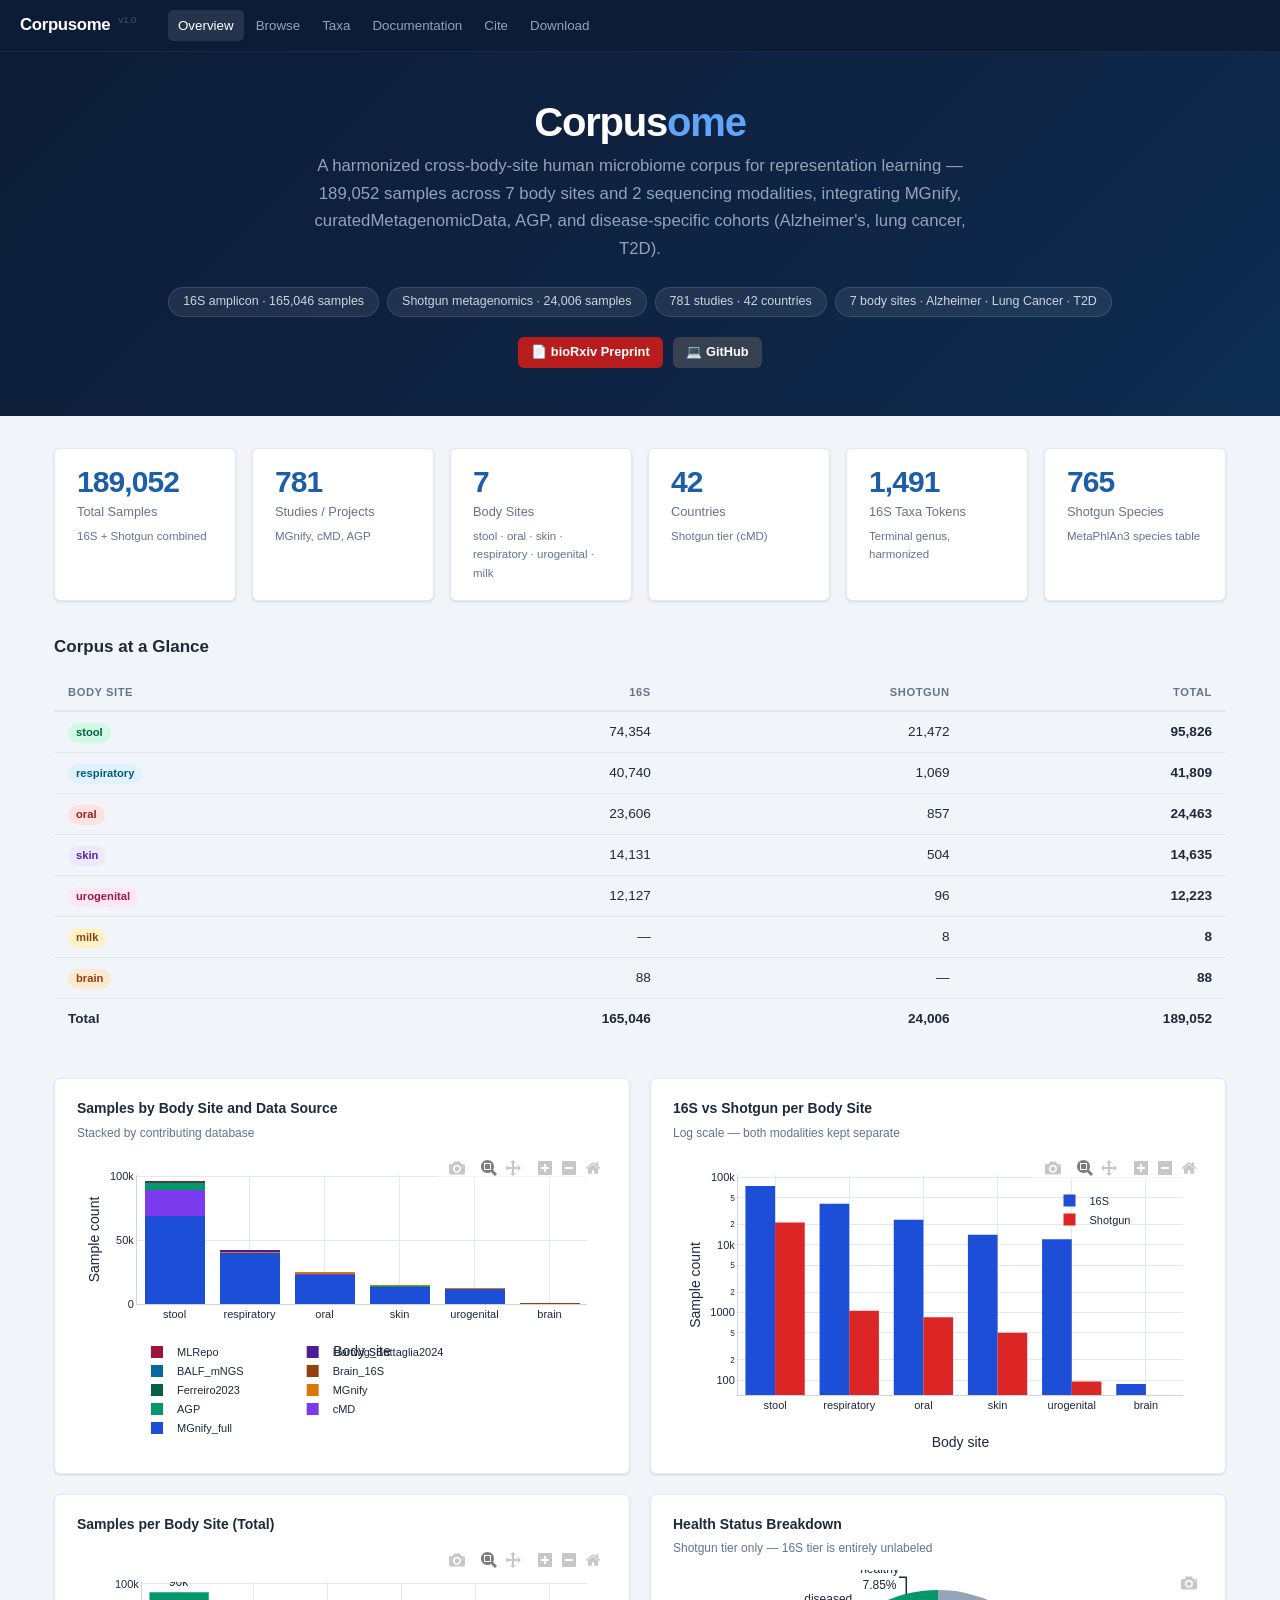
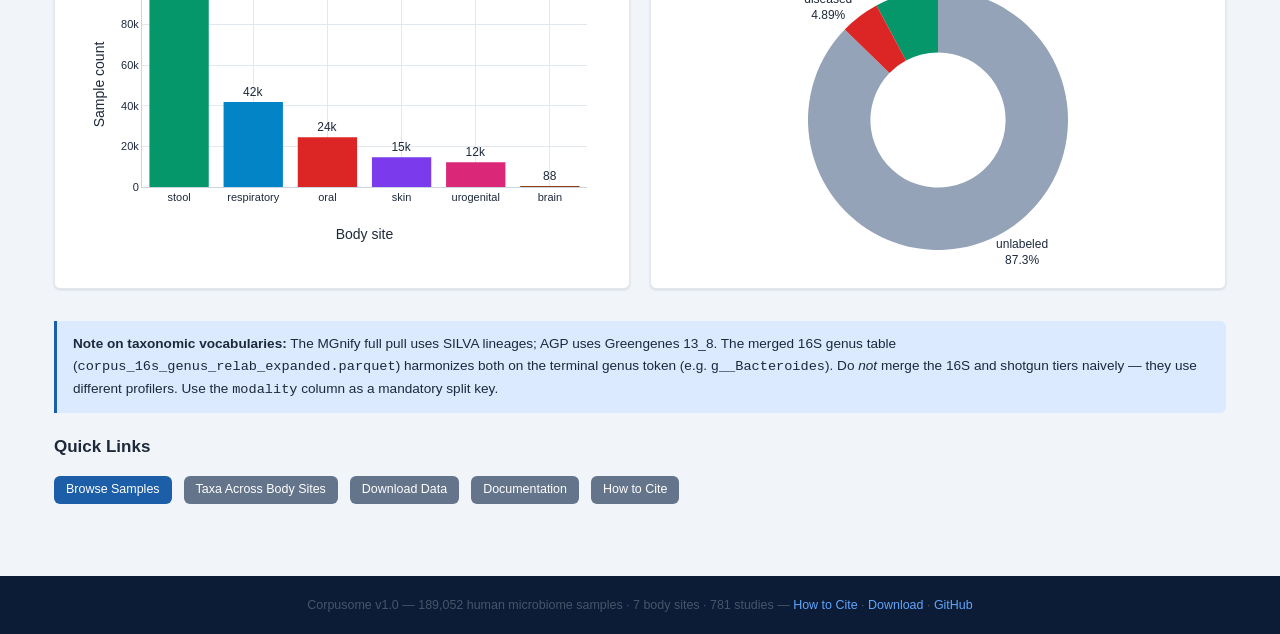
<file: docs/index.html>
<!DOCTYPE html>
<html lang="en">
<head>
  <meta charset="UTF-8">
  <meta name="viewport" content="width=device-width, initial-scale=1.0">
  <title>Corpusome — Cross-Body-Site Human Microbiome Corpus</title>
  <link rel="icon" href="data:image/svg+xml,<svg xmlns='http://www.w3.org/2000/svg' viewBox='0 0 100 100'><text y='.9em' font-size='90'>🧬</text></svg>">
  <link rel="stylesheet" href="css/style.css">
</head>
<body>

<main class="main">

  <!-- Hero -->
  <div class="hero">
    <div class="hero-title">Corpus<span class="accent">ome</span></div>
    <p class="hero-subtitle">
      A harmonized cross-body-site human microbiome corpus for representation learning —
      <span id="hero-samples">—</span> samples across <span id="hero-sites">—</span> body sites
      and <span id="hero-mods">—</span> sequencing modalities, integrating
      MGnify, curatedMetagenomicData, AGP, and disease-specific cohorts (Alzheimer's, lung cancer, T2D).
    </p>
    <div class="hero-chips">
      <span class="hero-chip">16S amplicon · <span id="hero-16s">—</span> samples</span>
      <span class="hero-chip">Shotgun metagenomics · <span id="hero-shg">—</span> samples</span>
      <span class="hero-chip"><span id="hero-studies">—</span> studies · <span id="hero-countries">—</span> countries</span>
      <span class="hero-chip"><span id="hero-sites2">—</span> body sites · Alzheimer · Lung Cancer · T2D</span>
    </div>
    <div style="margin-top:1.25rem;display:flex;flex-wrap:wrap;gap:0.6rem;justify-content:center">
      <a href="https://doi.org/10.64898/2026.08.28.747922" target="_blank" rel="noopener"
         style="display:inline-flex;align-items:center;gap:0.4rem;padding:0.35rem 0.85rem;background:#b91c1c;color:#fff;border-radius:6px;font-size:0.8rem;font-weight:600;text-decoration:none">
        &#128196; bioRxiv Preprint
      </a>
      <a href="https://github.com/xuan13hao/Corpusome" target="_blank" rel="noopener"
         style="display:inline-flex;align-items:center;gap:0.4rem;padding:0.35rem 0.85rem;background:#374151;color:#fff;border-radius:6px;font-size:0.8rem;font-weight:600;text-decoration:none">
        &#128187; GitHub
      </a>
    </div>
  </div>

  <div class="container">

    <!-- Stat cards -->
    <div class="stats-grid">
      <div class="stat-card">
        <div class="stat-value" id="stat-samples">—</div>
        <div class="stat-label">Total Samples</div>
        <div class="stat-sub">16S + Shotgun combined</div>
      </div>
      <div class="stat-card">
        <div class="stat-value" id="stat-studies">—</div>
        <div class="stat-label">Studies / Projects</div>
        <div class="stat-sub">MGnify, cMD, AGP</div>
      </div>
      <div class="stat-card">
        <div class="stat-value" id="stat-sites">—</div>
        <div class="stat-label">Body Sites</div>
        <div class="stat-sub">stool · oral · skin · respiratory · urogenital · milk</div>
      </div>
      <div class="stat-card">
        <div class="stat-value" id="stat-countries">—</div>
        <div class="stat-label">Countries</div>
        <div class="stat-sub">Shotgun tier (cMD)</div>
      </div>
      <div class="stat-card">
        <div class="stat-value" id="stat-taxa-16s">—</div>
        <div class="stat-label">16S Taxa Tokens</div>
        <div class="stat-sub">Terminal genus, harmonized</div>
      </div>
      <div class="stat-card">
        <div class="stat-value" id="stat-taxa-shg">—</div>
        <div class="stat-label">Shotgun Species</div>
        <div class="stat-sub">MetaPhlAn3 species table</div>
      </div>
    </div>

    <!-- Summary table -->
    <div class="section">
      <div class="section-title">Corpus at a Glance</div>
      <div style="overflow-x:auto">
        <table class="schema-table" style="margin-bottom:0">
          <thead>
            <tr>
              <th>Body site</th>
              <th style="text-align:right">16S</th>
              <th style="text-align:right">Shotgun</th>
              <th style="text-align:right">Total</th>
            </tr>
          </thead>
          <tbody id="glance-tbody"></tbody>
        </table>
      </div>
    </div>

    <!-- Charts -->
    <div class="charts-grid">
      <div class="chart-card">
        <div class="chart-title">Samples by Body Site and Data Source</div>
        <p class="chart-subtitle">Stacked by contributing database</p>
        <div class="chart-box" id="chart-site-src"></div>
      </div>
      <div class="chart-card">
        <div class="chart-title">16S vs Shotgun per Body Site</div>
        <p class="chart-subtitle">Log scale — both modalities kept separate</p>
        <div class="chart-box" id="chart-modality"></div>
      </div>
      <div class="chart-card">
        <div class="chart-title">Samples per Body Site (Total)</div>
        <div class="chart-box" id="chart-bodysite"></div>
      </div>
      <div class="chart-card">
        <div class="chart-title">Health Status Breakdown</div>
        <p class="chart-subtitle">Shotgun tier only — 16S tier is entirely unlabeled</p>
        <div class="chart-box" id="chart-health"></div>
      </div>
    </div>

    <!-- Info callout -->
    <div class="info-box">
      <strong>Note on taxonomic vocabularies:</strong>
      The MGnify full pull uses SILVA lineages; AGP uses Greengenes 13_8.
      The merged 16S genus table (<code>corpus_16s_genus_relab_expanded.parquet</code>)
      harmonizes both on the terminal genus token (e.g. <code>g__Bacteroides</code>).
      Do <em>not</em> merge the 16S and shotgun tiers naively — they use different profilers.
      Use the <code>modality</code> column as a mandatory split key.
    </div>

    <!-- Quick links -->
    <div class="section">
      <div class="section-title">Quick Links</div>
      <div style="display:flex;flex-wrap:wrap;gap:0.75rem">
        <a href="browse.html" class="download-btn">Browse Samples</a>
        <a href="taxa.html" class="download-btn" style="background:var(--text-muted)">Taxa Across Body Sites</a>
        <a href="download.html" class="download-btn" style="background:var(--text-muted)">Download Data</a>
        <a href="documentation.html" class="download-btn" style="background:var(--text-muted)">Documentation</a>
        <a href="cite.html" class="download-btn" style="background:var(--text-muted)">How to Cite</a>
      </div>
    </div>

  </div><!-- /container -->
</main>

<script src="https://cdn.plot.ly/plotly-2.35.2.min.js"></script>
<script src="js/site_data.js"></script>
<script src="js/main.js"></script>
<script src="js/overview.js"></script>
</body>
</html>
</file>
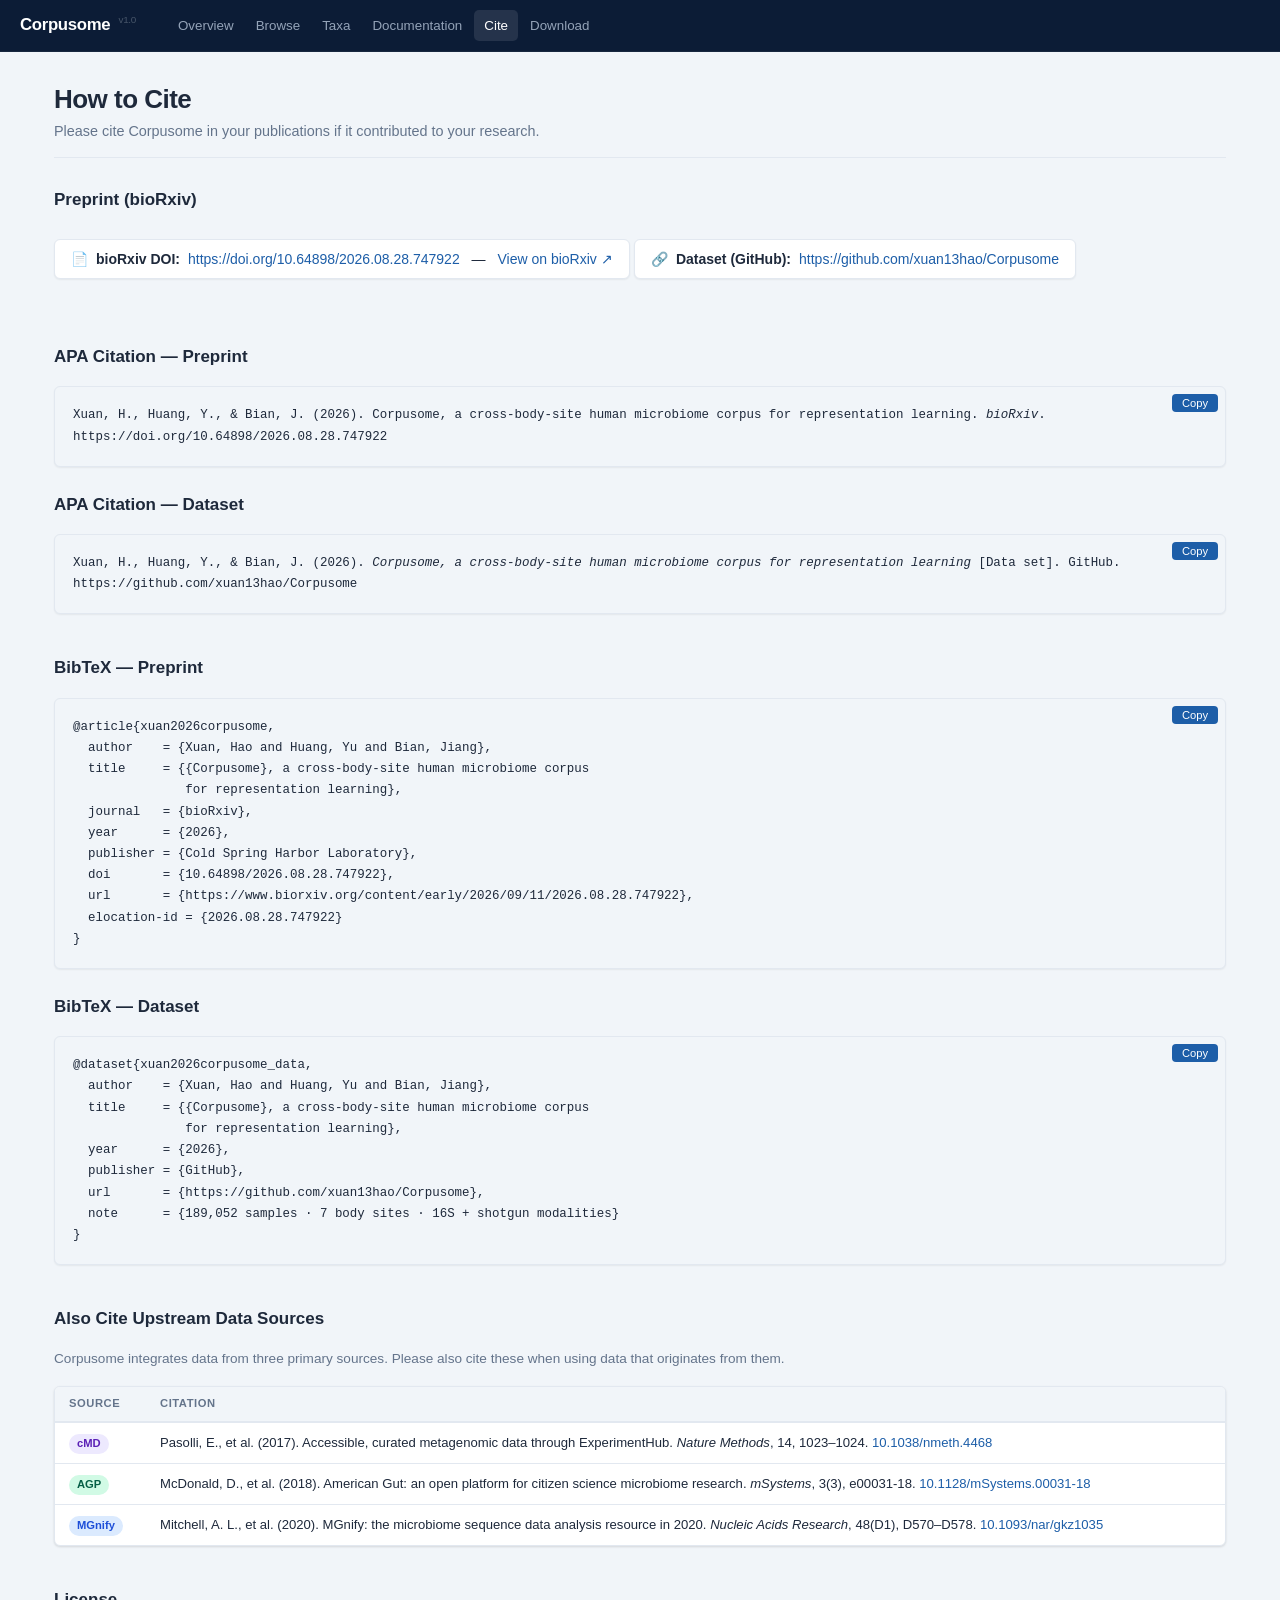
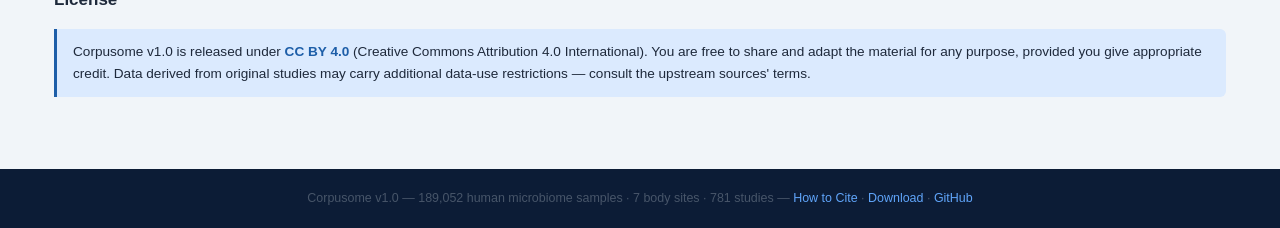
<file: docs/cite.html>
<!DOCTYPE html>
<html lang="en">
<head>
  <meta charset="UTF-8">
  <meta name="viewport" content="width=device-width, initial-scale=1.0">
  <title>How to Cite — Corpusome</title>
  <link rel="icon" href="data:image/svg+xml,<svg xmlns='http://www.w3.org/2000/svg' viewBox='0 0 100 100'><text y='.9em' font-size='90'>🧬</text></svg>">
  <link rel="stylesheet" href="css/style.css">
</head>
<body>

<main class="main">
  <div class="container">

    <div class="page-header">
      <div class="page-title">How to Cite</div>
      <div class="page-subtitle">
        Please cite Corpusome in your publications if it contributed to your research.
      </div>
    </div>

    <!-- ── Preprint + Dataset DOIs ───────────────────────────────── -->
    <div class="section">
      <div class="section-title">Preprint (bioRxiv)</div>
      <div class="doi-box">
        <span>&#128196;</span>
        <span><strong>bioRxiv DOI:</strong></span>
        <a href="https://doi.org/10.64898/2026.08.28.747922" target="_blank" rel="noopener">
          https://doi.org/10.64898/2026.08.28.747922
        </a>
        &nbsp;&mdash;&nbsp;
        <a href="https://www.biorxiv.org/content/early/2026/09/11/2026.08.28.747922" target="_blank" rel="noopener">View on bioRxiv ↗</a>
      </div>
      <div class="doi-box" style="margin-top:0.6rem">
        <span>&#128279;</span>
        <span><strong>Dataset (GitHub):</strong></span>
        <a href="https://github.com/xuan13hao/Corpusome" target="_blank" rel="noopener">
          https://github.com/xuan13hao/Corpusome
        </a>
      </div>
    </div>

    <!-- ── APA Citation ────────────────────────────────────────────── -->
    <div class="section">
      <div class="section-title">APA Citation — Preprint</div>
      <div style="position:relative">
        <div class="cite-block" id="cite-apa-paper">Xuan, H., Huang, Y., &amp; Bian, J. (2026). Corpusome, a cross-body-site human microbiome corpus for representation learning. <em>bioRxiv</em>. https://doi.org/10.64898/2026.08.28.747922</div>
        <button class="copy-btn" onclick="copyBlock('cite-apa-paper', this)">Copy</button>
      </div>

      <div class="section-title">APA Citation — Dataset</div>
      <div style="position:relative">
        <div class="cite-block" id="cite-apa">Xuan, H., Huang, Y., &amp; Bian, J. (2026). <em>Corpusome, a cross-body-site human microbiome corpus for representation learning</em> [Data set]. GitHub. https://github.com/xuan13hao/Corpusome</div>
        <button class="copy-btn" onclick="copyBlock('cite-apa', this)">Copy</button>
      </div>
    </div>

    <!-- ── BibTeX ──────────────────────────────────────────────────── -->
    <div class="section">
      <div class="section-title">BibTeX — Preprint</div>
      <div style="position:relative">
        <div class="cite-block" id="cite-bibtex-paper">@article{xuan2026corpusome,
  author    = {Xuan, Hao and Huang, Yu and Bian, Jiang},
  title     = {{Corpusome}, a cross-body-site human microbiome corpus
               for representation learning},
  journal   = {bioRxiv},
  year      = {2026},
  publisher = {Cold Spring Harbor Laboratory},
  doi       = {10.64898/2026.08.28.747922},
  url       = {https://www.biorxiv.org/content/early/2026/09/11/2026.08.28.747922},
  elocation-id = {2026.08.28.747922}
}</div>
        <button class="copy-btn" onclick="copyBlock('cite-bibtex-paper', this)">Copy</button>
      </div>

      <div class="section-title">BibTeX — Dataset</div>
      <div style="position:relative">
        <div class="cite-block" id="cite-bibtex-data">@dataset{xuan2026corpusome_data,
  author    = {Xuan, Hao and Huang, Yu and Bian, Jiang},
  title     = {{Corpusome}, a cross-body-site human microbiome corpus
               for representation learning},
  year      = {2026},
  publisher = {GitHub},
  url       = {https://github.com/xuan13hao/Corpusome},
  note      = {189,052 samples · 7 body sites · 16S + shotgun modalities}
}</div>
        <button class="copy-btn" onclick="copyBlock('cite-bibtex-data', this)">Copy</button>
      </div>
    </div>

    <!-- ── Upstream data sources ───────────────────────────────────── -->
    <div class="section">
      <div class="section-title">Also Cite Upstream Data Sources</div>
      <p style="font-size:0.85rem;color:var(--text-muted);margin-bottom:1rem">
        Corpusome integrates data from three primary sources. Please also cite these
        when using data that originates from them.
      </p>

      <div class="schema-wrapper">
        <table class="schema-table">
          <thead>
            <tr><th>Source</th><th>Citation</th></tr>
          </thead>
          <tbody>
            <tr>
              <td><span class="badge badge-curatedMetagenomicData">cMD</span></td>
              <td style="font-size:0.82rem">
                Pasolli, E., et al. (2017). Accessible, curated metagenomic data through ExperimentHub.
                <em>Nature Methods</em>, 14, 1023–1024.
                <a href="https://doi.org/10.1038/nmeth.4468" target="_blank">10.1038/nmeth.4468</a>
              </td>
            </tr>
            <tr>
              <td><span class="badge badge-AGP">AGP</span></td>
              <td style="font-size:0.82rem">
                McDonald, D., et al. (2018). American Gut: an open platform for citizen science microbiome research.
                <em>mSystems</em>, 3(3), e00031-18.
                <a href="https://doi.org/10.1128/mSystems.00031-18" target="_blank">10.1128/mSystems.00031-18</a>
              </td>
            </tr>
            <tr>
              <td><span class="badge badge-MGnify_full">MGnify</span></td>
              <td style="font-size:0.82rem">
                Mitchell, A. L., et al. (2020). MGnify: the microbiome sequence data analysis resource in 2020.
                <em>Nucleic Acids Research</em>, 48(D1), D570–D578.
                <a href="https://doi.org/10.1093/nar/gkz1035" target="_blank">10.1093/nar/gkz1035</a>
              </td>
            </tr>
          </tbody>
        </table>
      </div>
    </div>

    <!-- ── License ────────────────────────────────────────────────── -->
    <div class="section">
      <div class="section-title">License</div>
      <div class="info-box">
        Corpusome v1.0 is released under
        <strong><a href="https://creativecommons.org/licenses/by/4.0/" target="_blank" rel="noopener">CC BY 4.0</a></strong>
        (Creative Commons Attribution 4.0 International).
        You are free to share and adapt the material for any purpose, provided you give
        appropriate credit. Data derived from original studies may carry additional
        data-use restrictions — consult the upstream sources' terms.
      </div>
    </div>

  </div>
</main>

<script src="js/site_data.js"></script>
<script src="js/main.js"></script>
<script>
function copyBlock(id, btn) {
  const text = document.getElementById(id).textContent.trim();
  navigator.clipboard.writeText(text).then(() => {
    btn.textContent = 'Copied!';
    btn.classList.add('copied');
    setTimeout(() => { btn.textContent = 'Copy'; btn.classList.remove('copied'); }, 2000);
  }).catch(() => {
    const ta = document.createElement('textarea');
    ta.value = text; document.body.appendChild(ta); ta.select();
    document.execCommand('copy'); document.body.removeChild(ta);
    btn.textContent = 'Copied!'; btn.classList.add('copied');
    setTimeout(() => { btn.textContent = 'Copy'; btn.classList.remove('copied'); }, 2000);
  });
}
</script>
</body>
</html>
</file>
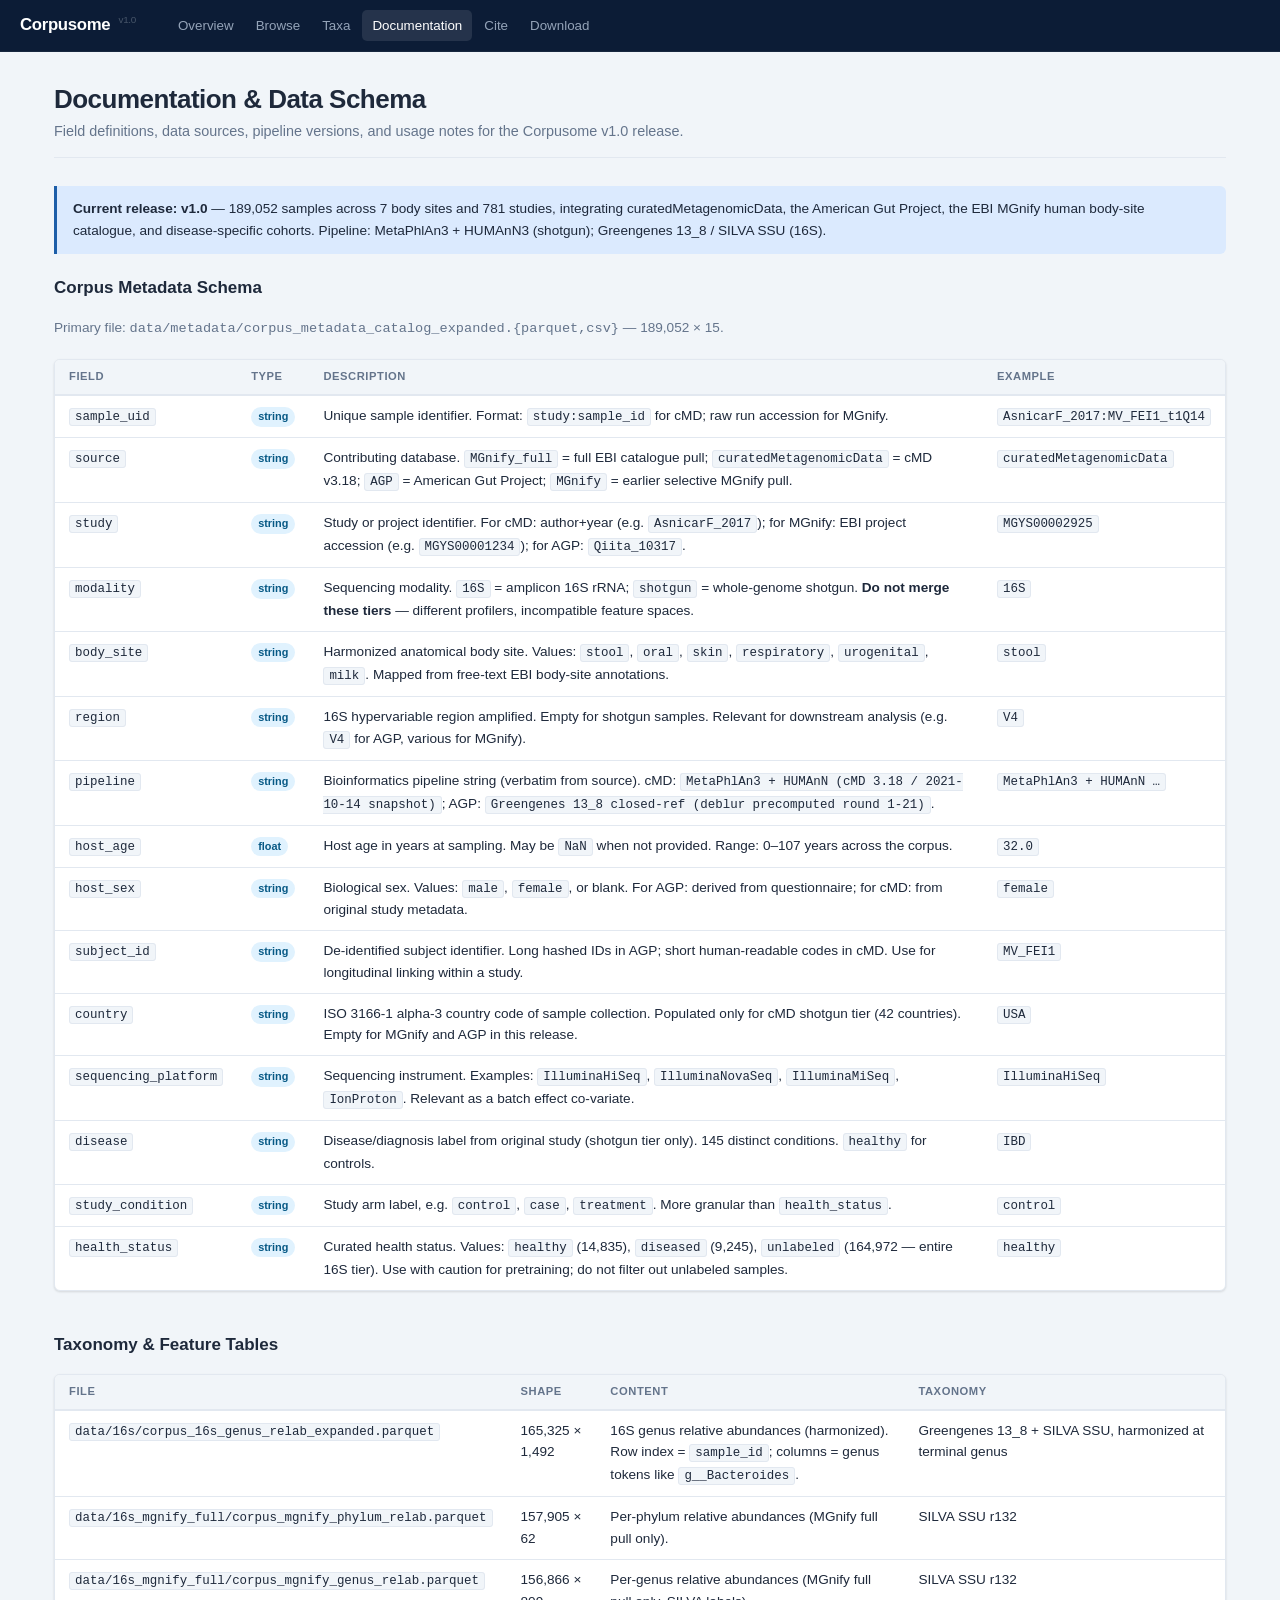
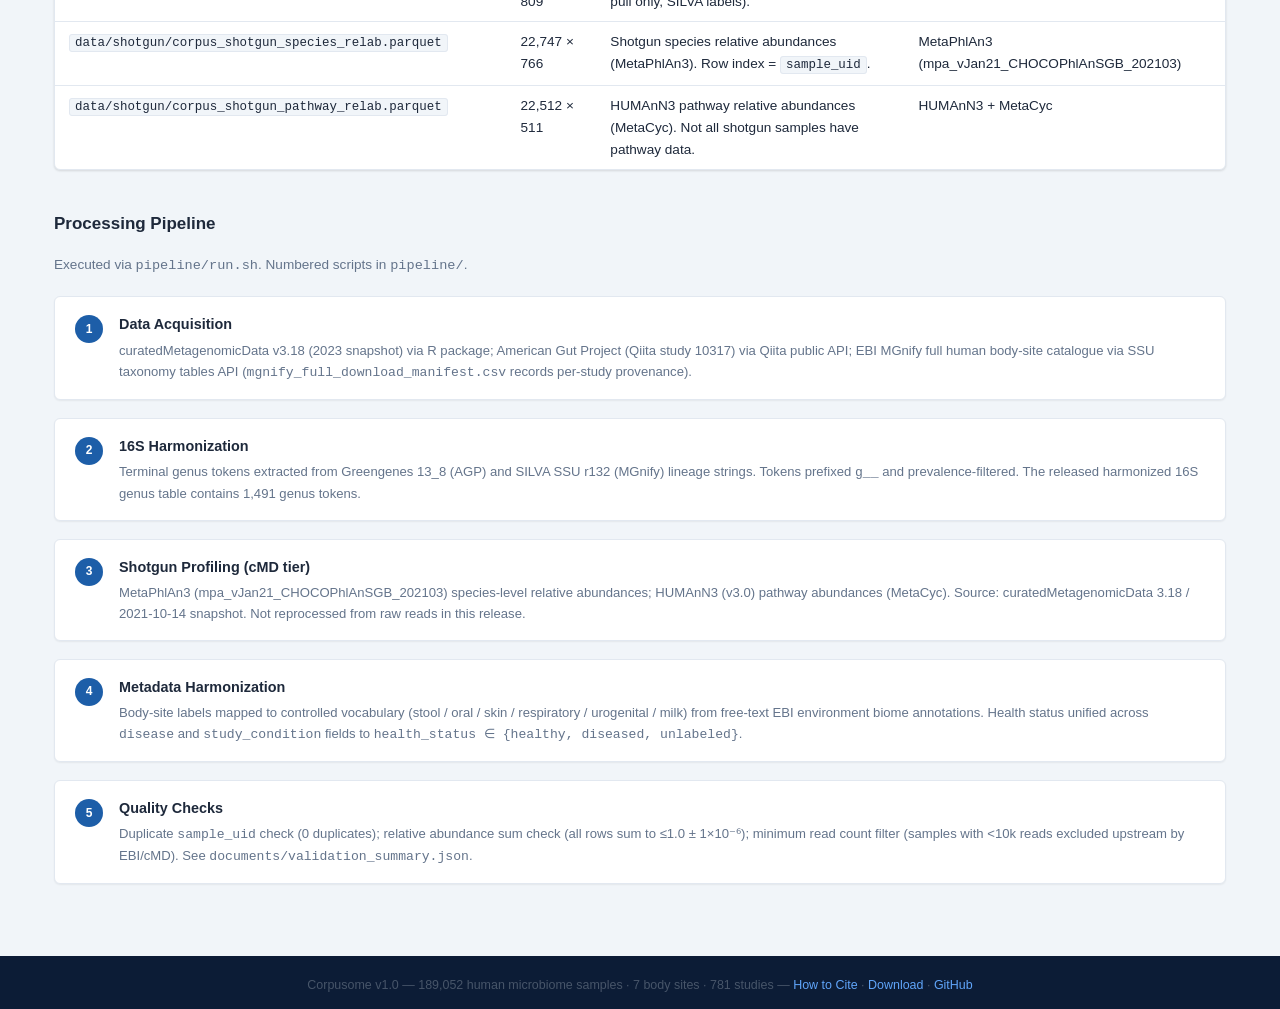
<file: docs/documentation.html>
<!DOCTYPE html>
<html lang="en">
<head>
  <meta charset="UTF-8">
  <meta name="viewport" content="width=device-width, initial-scale=1.0">
  <title>Documentation — Corpusome</title>
  <link rel="icon" href="data:image/svg+xml,<svg xmlns='http://www.w3.org/2000/svg' viewBox='0 0 100 100'><text y='.9em' font-size='90'>🧬</text></svg>">
  <link rel="stylesheet" href="css/style.css">
</head>
<body>

<main class="main">
  <div class="container">

    <div class="page-header">
      <div class="page-title">Documentation &amp; Data Schema</div>
      <div class="page-subtitle">
        Field definitions, data sources, pipeline versions, and usage notes for the Corpusome v1.0 release.
      </div>
    </div>

    <!-- Version banner -->
    <div class="info-box">
      <strong>Current release: v1.0</strong> —
      <span id="doc-total">—</span> samples across <span id="doc-sites">—</span> body sites
      and <span id="doc-studies">—</span> studies, integrating curatedMetagenomicData, the
      American Gut Project, the EBI MGnify human body-site catalogue, and disease-specific cohorts.
      Pipeline: MetaPhlAn3 + HUMAnN3 (shotgun); Greengenes 13_8 / SILVA SSU (16S).
    </div>

    <!-- ── Metadata fields ─────────────────────────────────────────── -->
    <div class="section">
      <div class="section-title">Corpus Metadata Schema</div>
      <p class="section-subtitle">
        Primary file: <code>data/metadata/corpus_metadata_catalog_expanded.{parquet,csv}</code>
        — <span id="doc-catalog-shape">—</span>.
      </p>
      <div class="schema-wrapper">
        <table class="schema-table">
          <thead>
            <tr>
              <th>Field</th>
              <th>Type</th>
              <th>Description</th>
              <th>Example</th>
            </tr>
          </thead>
          <tbody>
            <tr>
              <td><code>sample_uid</code></td>
              <td><span class="type-tag">string</span></td>
              <td>Unique sample identifier. Format: <code>study:sample_id</code> for cMD; raw run accession for MGnify.</td>
              <td><code>AsnicarF_2017:MV_FEI1_t1Q14</code></td>
            </tr>
            <tr>
              <td><code>source</code></td>
              <td><span class="type-tag">string</span></td>
              <td>Contributing database.
                <code>MGnify_full</code> = full EBI catalogue pull;
                <code>curatedMetagenomicData</code> = cMD v3.18;
                <code>AGP</code> = American Gut Project;
                <code>MGnify</code> = earlier selective MGnify pull.
              </td>
              <td><code>curatedMetagenomicData</code></td>
            </tr>
            <tr>
              <td><code>study</code></td>
              <td><span class="type-tag">string</span></td>
              <td>Study or project identifier. For cMD: author+year (e.g. <code>AsnicarF_2017</code>); for MGnify: EBI project accession (e.g. <code>MGYS00001234</code>); for AGP: <code>Qiita_10317</code>.</td>
              <td><code>MGYS00002925</code></td>
            </tr>
            <tr>
              <td><code>modality</code></td>
              <td><span class="type-tag">string</span></td>
              <td>Sequencing modality. <code>16S</code> = amplicon 16S rRNA; <code>shotgun</code> = whole-genome shotgun. <strong>Do not merge these tiers</strong> — different profilers, incompatible feature spaces.</td>
              <td><code>16S</code></td>
            </tr>
            <tr>
              <td><code>body_site</code></td>
              <td><span class="type-tag">string</span></td>
              <td>Harmonized anatomical body site. Values: <code>stool</code>, <code>oral</code>, <code>skin</code>, <code>respiratory</code>, <code>urogenital</code>, <code>milk</code>. Mapped from free-text EBI body-site annotations.</td>
              <td><code>stool</code></td>
            </tr>
            <tr>
              <td><code>region</code></td>
              <td><span class="type-tag">string</span></td>
              <td>16S hypervariable region amplified. Empty for shotgun samples. Relevant for downstream analysis (e.g. <code>V4</code> for AGP, various for MGnify).</td>
              <td><code>V4</code></td>
            </tr>
            <tr>
              <td><code>pipeline</code></td>
              <td><span class="type-tag">string</span></td>
              <td>Bioinformatics pipeline string (verbatim from source). cMD: <code>MetaPhlAn3 + HUMAnN (cMD 3.18 / 2021-10-14 snapshot)</code>; AGP: <code>Greengenes 13_8 closed-ref (deblur precomputed round 1-21)</code>.</td>
              <td><code>MetaPhlAn3 + HUMAnN …</code></td>
            </tr>
            <tr>
              <td><code>host_age</code></td>
              <td><span class="type-tag">float</span></td>
              <td>Host age in years at sampling. May be <code>NaN</code> when not provided. Range: <span id="doc-age-range">—</span> years across the corpus.</td>
              <td><code>32.0</code></td>
            </tr>
            <tr>
              <td><code>host_sex</code></td>
              <td><span class="type-tag">string</span></td>
              <td>Biological sex. Values: <code>male</code>, <code>female</code>, or blank. For AGP: derived from questionnaire; for cMD: from original study metadata.</td>
              <td><code>female</code></td>
            </tr>
            <tr>
              <td><code>subject_id</code></td>
              <td><span class="type-tag">string</span></td>
              <td>De-identified subject identifier. Long hashed IDs in AGP; short human-readable codes in cMD. Use for longitudinal linking within a study.</td>
              <td><code>MV_FEI1</code></td>
            </tr>
            <tr>
              <td><code>country</code></td>
              <td><span class="type-tag">string</span></td>
              <td>ISO 3166-1 alpha-3 country code of sample collection. Populated only for cMD shotgun tier (42 countries). Empty for MGnify and AGP in this release.</td>
              <td><code>USA</code></td>
            </tr>
            <tr>
              <td><code>sequencing_platform</code></td>
              <td><span class="type-tag">string</span></td>
              <td>Sequencing instrument. Examples: <code>IlluminaHiSeq</code>, <code>IlluminaNovaSeq</code>, <code>IlluminaMiSeq</code>, <code>IonProton</code>. Relevant as a batch effect co-variate.</td>
              <td><code>IlluminaHiSeq</code></td>
            </tr>
            <tr>
              <td><code>disease</code></td>
              <td><span class="type-tag">string</span></td>
              <td>Disease/diagnosis label from original study (shotgun tier only). <span id="doc-n-disease">—</span> distinct conditions. <code>healthy</code> for controls.</td>
              <td><code>IBD</code></td>
            </tr>
            <tr>
              <td><code>study_condition</code></td>
              <td><span class="type-tag">string</span></td>
              <td>Study arm label, e.g. <code>control</code>, <code>case</code>, <code>treatment</code>. More granular than <code>health_status</code>.</td>
              <td><code>control</code></td>
            </tr>
            <tr>
              <td><code>health_status</code></td>
              <td><span class="type-tag">string</span></td>
              <td>Curated health status. Values: <code>healthy</code> (<span id="doc-hs-healthy">—</span>), <code>diseased</code> (<span id="doc-hs-diseased">—</span>), <code>unlabeled</code> (<span id="doc-hs-unlabeled">—</span> — entire 16S tier). Use with caution for pretraining; do not filter out unlabeled samples.</td>
              <td><code>healthy</code></td>
            </tr>
          </tbody>
        </table>
      </div>
    </div>

    <!-- ── Taxonomy / Feature tables ───────────────────────────────── -->
    <div class="section">
      <div class="section-title">Taxonomy &amp; Feature Tables</div>
      <div class="schema-wrapper">
        <table class="schema-table">
          <thead>
            <tr>
              <th>File</th>
              <th>Shape</th>
              <th>Content</th>
              <th>Taxonomy</th>
            </tr>
          </thead>
          <tbody id="doc-taxo-tbody"></tbody>
        </table>
      </div>
    </div>

    <!-- ── Processing pipeline ─────────────────────────────────────── -->
    <div class="section">
      <div class="section-title">Processing Pipeline</div>
      <p class="section-subtitle">Executed via <code>pipeline/run.sh</code>. Numbered scripts in <code>pipeline/</code>.</p>

      <div class="pipeline-step">
        <div class="step-number">1</div>
        <div class="step-content">
          <h4>Data Acquisition</h4>
          <p>
            curatedMetagenomicData v3.18 (2023 snapshot) via R package;
            American Gut Project (Qiita study 10317) via Qiita public API;
            EBI MGnify full human body-site catalogue via SSU taxonomy tables API
            (<code>mgnify_full_download_manifest.csv</code> records per-study provenance).
          </p>
        </div>
      </div>

      <div class="pipeline-step">
        <div class="step-number">2</div>
        <div class="step-content">
          <h4>16S Harmonization</h4>
          <p>
            Terminal genus tokens extracted from Greengenes 13_8 (AGP) and SILVA SSU r132 (MGnify)
            lineage strings. Tokens prefixed <code>g__</code> and prevalence-filtered. The released
            harmonized 16S genus table contains <span id="doc-vocab">—</span> genus tokens.
          </p>
        </div>
      </div>

      <div class="pipeline-step">
        <div class="step-number">3</div>
        <div class="step-content">
          <h4>Shotgun Profiling (cMD tier)</h4>
          <p>
            MetaPhlAn3 (mpa_vJan21_CHOCOPhlAnSGB_202103) species-level relative abundances;
            HUMAnN3 (v3.0) pathway abundances (MetaCyc). Source: curatedMetagenomicData
            3.18 / 2021-10-14 snapshot. Not reprocessed from raw reads in this release.
          </p>
        </div>
      </div>

      <div class="pipeline-step">
        <div class="step-number">4</div>
        <div class="step-content">
          <h4>Metadata Harmonization</h4>
          <p>
            Body-site labels mapped to controlled vocabulary (stool / oral / skin /
            respiratory / urogenital / milk) from free-text EBI environment biome annotations.
            Health status unified across <code>disease</code> and <code>study_condition</code>
            fields to <code>health_status ∈ {healthy, diseased, unlabeled}</code>.
          </p>
        </div>
      </div>

      <div class="pipeline-step">
        <div class="step-number">5</div>
        <div class="step-content">
          <h4>Quality Checks</h4>
          <p>
            Duplicate <code>sample_uid</code> check (0 duplicates);
            relative abundance sum check (all rows sum to ≤1.0 ± 1×10⁻⁶);
            minimum read count filter (samples with &lt;10k reads excluded upstream by EBI/cMD).
            See <code>documents/validation_summary.json</code>.
          </p>
        </div>
      </div>
    </div>

  </div>
</main>

<script src="js/site_data.js"></script>
<script src="js/main.js"></script>
<script>
(function fillDocs() {
  const S = SITE_STATS, F = FILE_CATALOG, T = TAXA_COUNTS;
  const fmt = n => Number(n).toLocaleString('en-US');
  const set = (id, v) => { const el = document.getElementById(id); if (el) el.textContent = v; };
  const find = sub => F.find(f => f.path.includes(sub)) || {};
  const shape = sub => { const f = find(sub); return f.rows != null ? `${fmt(f.rows)} × ${fmt(f.cols)}` : '—'; };

  set('doc-total',   fmt(S.n_samples_total));
  set('doc-sites',   S.n_body_sites);
  set('doc-studies', fmt(S.n_studies));
  set('doc-n-disease', S.n_disease_conditions);
  set('doc-vocab',   fmt(T['16s_genus']));
  set('doc-age-range', `${S.host_age_min}–${S.host_age_max}`);
  set('doc-catalog-shape', shape('metadata/corpus_metadata_catalog_expanded.parquet'));
  set('doc-hs-healthy',   fmt(S.health_status.healthy));
  set('doc-hs-diseased',  fmt(S.health_status.diseased));
  set('doc-hs-unlabeled', fmt(S.health_status.unlabeled));

  // Taxonomy & feature tables — shapes pulled from the real file catalog
  const rows = [
    ['data/16s/corpus_16s_genus_relab_expanded.parquet',
     '16S genus relative abundances (harmonized). Row index = <code>sample_id</code>; columns = genus tokens like <code>g__Bacteroides</code>.',
     'Greengenes 13_8 + SILVA SSU, harmonized at terminal genus'],
    ['data/16s_mgnify_full/corpus_mgnify_phylum_relab.parquet',
     'Per-phylum relative abundances (MGnify full pull only).', 'SILVA SSU r132'],
    ['data/16s_mgnify_full/corpus_mgnify_genus_relab.parquet',
     'Per-genus relative abundances (MGnify full pull only, SILVA labels).', 'SILVA SSU r132'],
    ['data/shotgun/corpus_shotgun_species_relab.parquet',
     'Shotgun species relative abundances (MetaPhlAn3). Row index = <code>sample_uid</code>.',
     'MetaPhlAn3 (mpa_vJan21_CHOCOPhlAnSGB_202103)'],
    ['data/shotgun/corpus_shotgun_pathway_relab.parquet',
     'HUMAnN3 pathway relative abundances (MetaCyc). Not all shotgun samples have pathway data.',
     'HUMAnN3 + MetaCyc'],
  ];
  const tb = document.getElementById('doc-taxo-tbody');
  if (tb) rows.forEach(([path, content, tax]) => {
    const tr = document.createElement('tr');
    tr.innerHTML = `<td><code>${path}</code></td><td>${shape(path)}</td><td>${content}</td><td>${tax}</td>`;
    tb.appendChild(tr);
  });
})();
</script>
</body>
</html>
</file>
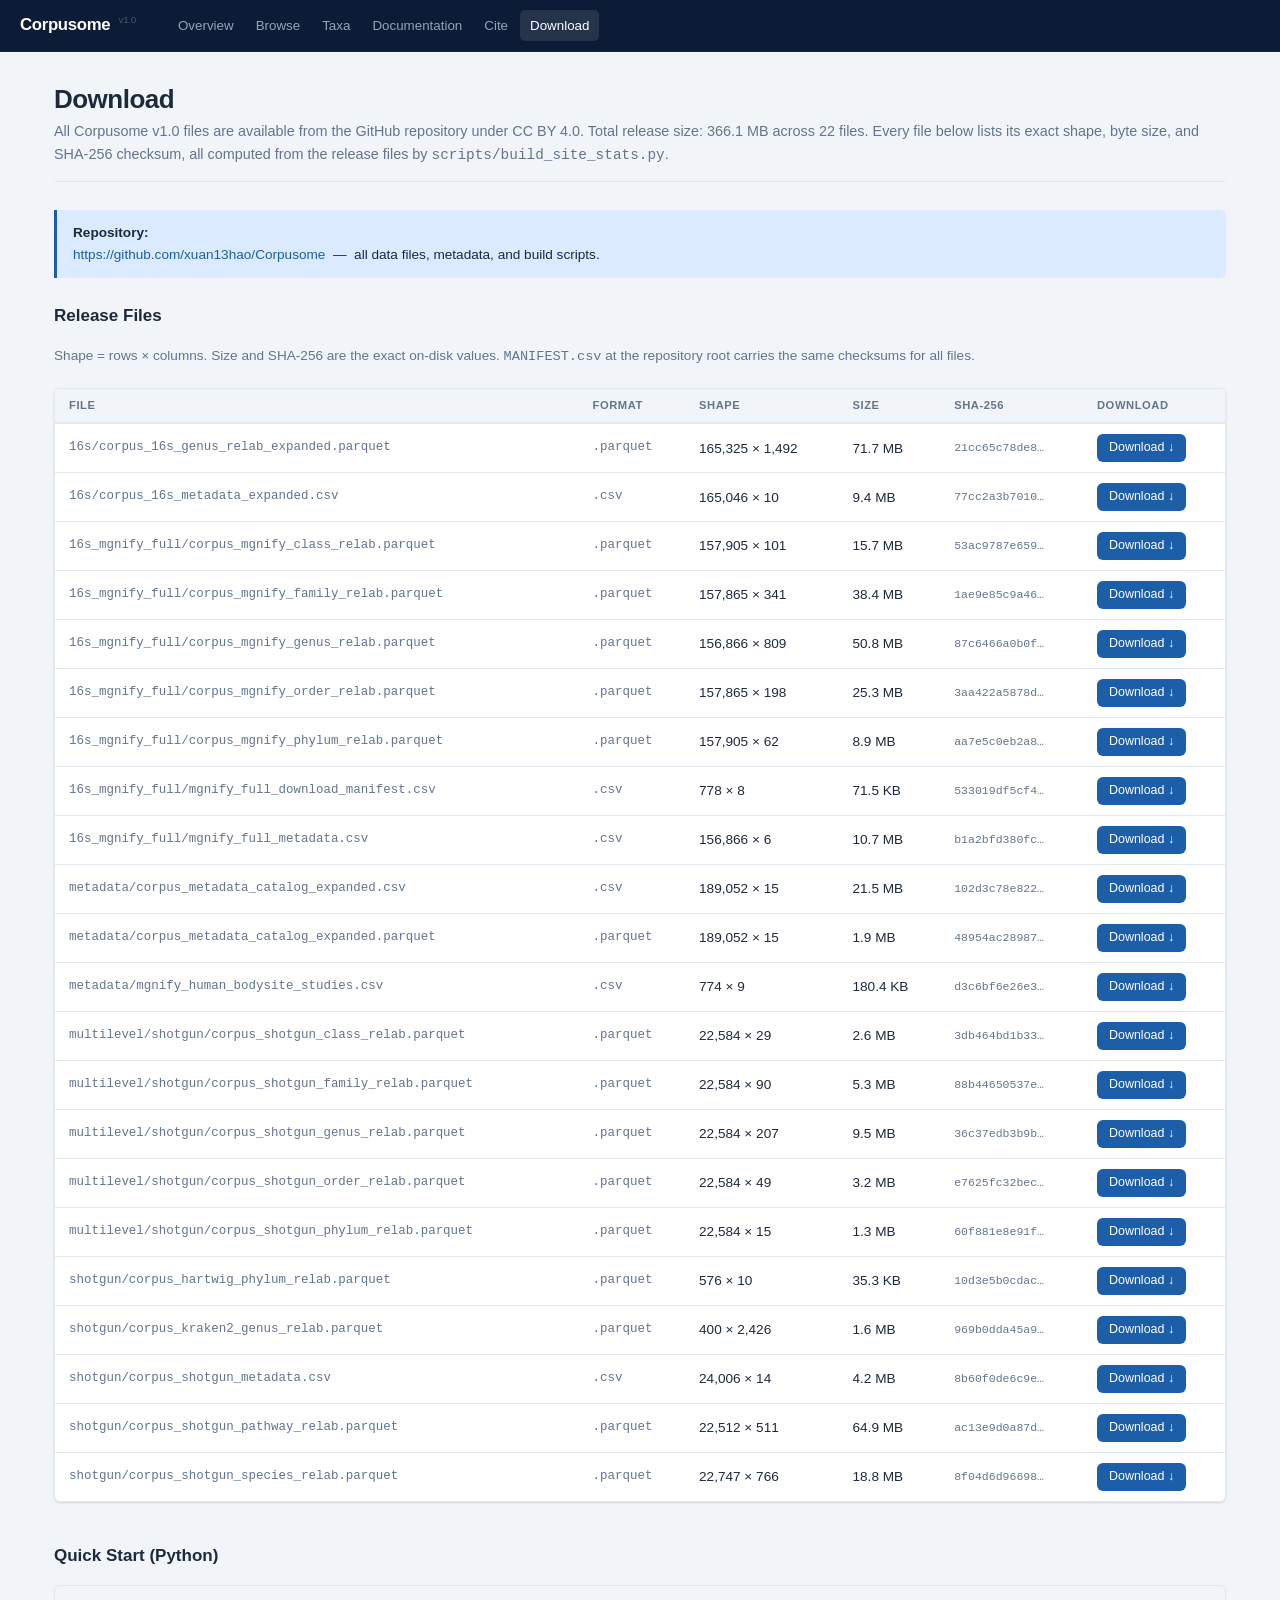
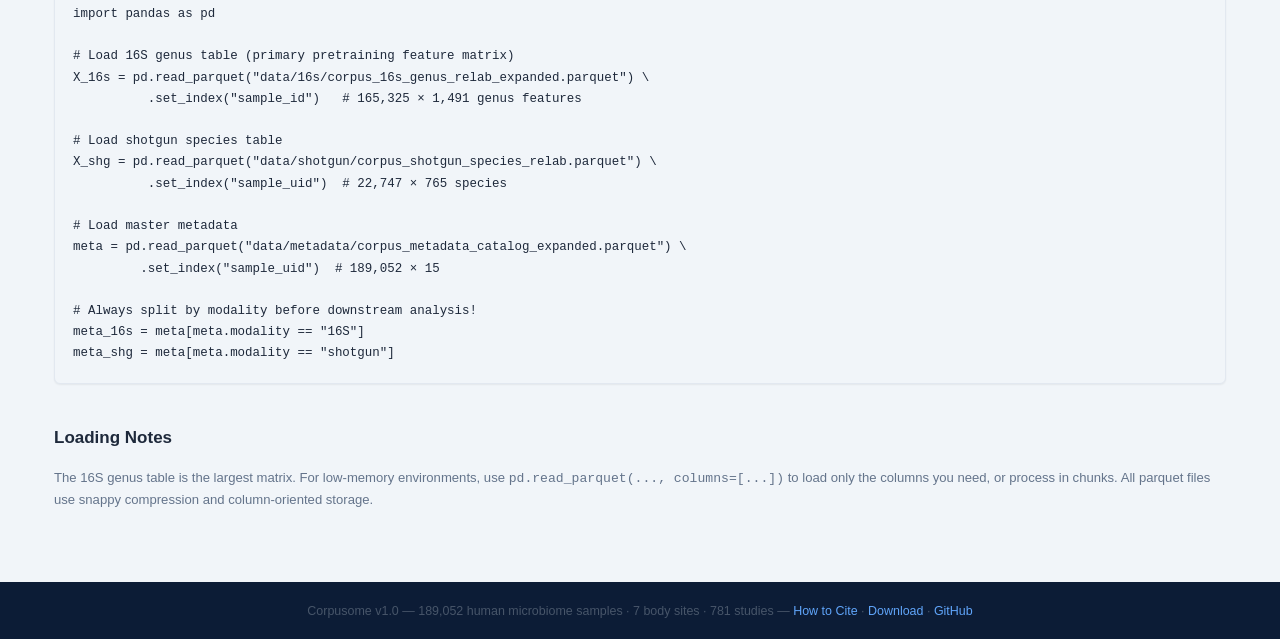
<file: docs/download.html>
<!DOCTYPE html>
<html lang="en">
<head>
  <meta charset="UTF-8">
  <meta name="viewport" content="width=device-width, initial-scale=1.0">
  <title>Download — Corpusome</title>
  <link rel="icon" href="data:image/svg+xml,<svg xmlns='http://www.w3.org/2000/svg' viewBox='0 0 100 100'><text y='.9em' font-size='90'>🧬</text></svg>">
  <link rel="stylesheet" href="css/style.css">
</head>
<body>

<main class="main">
  <div class="container">

    <div class="page-header">
      <div class="page-title">Download</div>
      <div class="page-subtitle">
        All Corpusome v1.0 files are available from the GitHub repository under CC BY 4.0.
        Total release size: <span id="dl-total-size">—</span> across <span id="dl-nfiles">—</span> files.
        Every file below lists its exact shape, byte size, and SHA-256 checksum,
        all computed from the release files by <code>scripts/build_site_stats.py</code>.
      </div>
    </div>

    <!-- Repository -->
    <div class="info-box" style="margin-bottom:1.5rem">
      <strong>Repository:</strong><br>
      <a href="https://github.com/xuan13hao/Corpusome" target="_blank" rel="noopener">
        https://github.com/xuan13hao/Corpusome
      </a>
      &nbsp;—&nbsp; all data files, metadata, and build scripts.
    </div>

    <!-- ── Release files (generated from the real file catalog) ─────── -->
    <div class="section">
      <div class="section-title">Release Files</div>
      <p class="section-subtitle">
        Shape = rows × columns. Size and SHA-256 are the exact on-disk values.
        <code>MANIFEST.csv</code> at the repository root carries the same checksums for all files.
      </p>
      <div class="download-section">
        <table class="download-table">
          <thead>
            <tr>
              <th>File</th>
              <th>Format</th>
              <th>Shape</th>
              <th>Size</th>
              <th>SHA-256</th>
              <th>Download</th>
            </tr>
          </thead>
          <tbody id="dl-files-tbody"></tbody>
        </table>
      </div>
    </div>

    <!-- ── How to load ─────────────────────────────────────────────── -->
    <div class="section">
      <div class="section-title">Quick Start (Python)</div>
      <div class="cite-block" style="margin:0">import pandas as pd

# Load 16S genus table (primary pretraining feature matrix)
X_16s = pd.read_parquet("data/16s/corpus_16s_genus_relab_expanded.parquet") \
          .set_index("sample_id")   # 165,325 × 1,491 genus features

# Load shotgun species table
X_shg = pd.read_parquet("data/shotgun/corpus_shotgun_species_relab.parquet") \
          .set_index("sample_uid")  # 22,747 × 765 species

# Load master metadata
meta = pd.read_parquet("data/metadata/corpus_metadata_catalog_expanded.parquet") \
         .set_index("sample_uid")  # 189,052 × 15

# Always split by modality before downstream analysis!
meta_16s = meta[meta.modality == "16S"]
meta_shg = meta[meta.modality == "shotgun"]</div>
    </div>

    <!-- ── Loading notes ───────────────────────────────────────────── -->
    <div class="section">
      <div class="section-title">Loading Notes</div>
      <p style="font-size:0.82rem;color:var(--text-muted)">
        The 16S genus table is the largest matrix. For low-memory environments, use
        <code>pd.read_parquet(..., columns=[...])</code> to load only the columns you need,
        or process in chunks. All parquet files use snappy compression and column-oriented storage.
      </p>
    </div>

  </div>
</main>

<script src="js/site_data.js"></script>
<script src="js/main.js"></script>
<script>
(function fillDownloads() {
  const F = FILE_CATALOG;
  const GH_RAW = "https://raw.githubusercontent.com/xuan13hao/Corpusome/main/";
  const fmt = n => Number(n).toLocaleString('en-US');
  const set = (id, v) => { const el = document.getElementById(id); if (el) el.textContent = v; };

  // totals
  const totalBytes = F.reduce((a, f) => a + (f.size_bytes || 0), 0);
  const human = b => {
    const u = ['B', 'KB', 'MB', 'GB']; let i = 0; let n = b;
    while (n >= 1024 && i < u.length - 1) { n /= 1024; i++; }
    return n.toFixed(1) + ' ' + u[i];
  };
  set('dl-total-size', human(totalBytes));
  set('dl-nfiles', F.length);

  const tb = document.getElementById('dl-files-tbody');
  if (!tb) return;
  F.forEach(f => {
    const tr = document.createElement('tr');
    const sha = (f.sha256 || '').slice(0, 12) + '…';
    tr.innerHTML =
      `<td class="mono" style="word-break:break-all">${f.path.replace(/^data\//, '')}</td>`
      + `<td class="mono">.${f.format}</td>`
      + `<td>${fmt(f.rows)} × ${fmt(f.cols)}</td>`
      + `<td>${f.size_human}</td>`
      + `<td class="mono" title="${f.sha256}" style="font-size:0.72rem">${sha}</td>`
      + `<td><a class="download-btn" href="${GH_RAW}${f.path}" target="_blank" rel="noopener">Download ↓</a></td>`;
    tb.appendChild(tr);
  });
})();
</script>
</body>
</html>
</file>
<file: docs/css/style.css>
/* ═══════════════════════════════════════════════════════════════
   Corpusome — style.css
   ═══════════════════════════════════════════════════════════════ */

/* ── CSS Custom Properties ──────────────────────────────────────── */
:root {
  --bg:           #f1f5f9;
  --bg-card:      #ffffff;
  --bg-nav:       #0c1c36;
  --bg-nav-hover: rgba(255,255,255,0.07);
  --text:         #1e293b;
  --text-muted:   #64748b;
  --text-nav:     #94a3b8;
  --accent:       #1d5ea8;
  --accent-2:     #1e40af;
  --accent-light: #dbeafe;
  --border:       #e2e8f0;
  --radius:       6px;
  --shadow-sm:    0 1px 2px rgba(0,0,0,0.06);
  --shadow:       0 1px 3px rgba(0,0,0,0.08), 0 1px 2px rgba(0,0,0,0.05);
  --shadow-md:    0 4px 8px rgba(0,0,0,0.07), 0 2px 4px rgba(0,0,0,0.05);
}

@media (prefers-color-scheme: dark) {
  :root {
    --bg:           #0f172a;
    --bg-card:      #1e293b;
    --bg-nav:       #020617;
    --bg-nav-hover: rgba(255,255,255,0.07);
    --text:         #e2e8f0;
    --text-muted:   #94a3b8;
    --text-nav:     #64748b;
    --accent:       #3b82f6;
    --accent-2:     #60a5fa;
    --accent-light: #1e3a5f;
    --border:       #334155;
    --shadow-sm:    0 1px 2px rgba(0,0,0,0.4);
    --shadow:       0 1px 3px rgba(0,0,0,0.3);
    --shadow-md:    0 4px 8px rgba(0,0,0,0.3);
  }
}

/* ── Reset & Base ───────────────────────────────────────────────── */
*, *::before, *::after { box-sizing: border-box; margin: 0; padding: 0; }
html { scroll-behavior: smooth; }

body {
  font-family: -apple-system, BlinkMacSystemFont, "Segoe UI", Roboto,
               "Helvetica Neue", Arial, sans-serif;
  background: var(--bg);
  color: var(--text);
  line-height: 1.6;
  min-height: 100vh;
  font-size: 15px;
}

a { color: var(--accent); text-decoration: none; }
a:hover { color: var(--accent-2); text-decoration: underline; }

/* ── Navigation ─────────────────────────────────────────────────── */
.nav {
  position: fixed; top: 0; left: 0; right: 0; z-index: 1000;
  background: var(--bg-nav);
  height: 52px;
  display: flex; align-items: center;
  padding: 0 1.25rem;
  border-bottom: 1px solid rgba(255,255,255,0.05);
}

.nav-brand {
  color: #fff; font-weight: 700; font-size: 1.05rem;
  letter-spacing: -0.02em; margin-right: 2rem;
  white-space: nowrap; flex-shrink: 0; text-decoration: none;
}
.nav-brand:hover { color: #fff; text-decoration: none; }
.nav-brand .version {
  font-size: 0.62rem; font-weight: 400; color: #475569;
  margin-left: 4px; vertical-align: super;
}

.nav-links {
  display: flex; align-items: center; gap: 2px;
  flex: 1; overflow-x: auto; scrollbar-width: none;
}
.nav-links::-webkit-scrollbar { display: none; }

.nav-link {
  color: var(--text-nav); font-size: 0.835rem; font-weight: 450;
  padding: 5px 10px; border-radius: 5px;
  white-space: nowrap; transition: background 0.12s, color 0.12s;
  text-decoration: none;
}
.nav-link:hover { background: var(--bg-nav-hover); color: #fff; text-decoration: none; }
.nav-link.active { background: rgba(255,255,255,0.10); color: #fff; }

.nav-hamburger {
  display: none; background: none; border: none;
  cursor: pointer; color: #fff; font-size: 1.2rem;
  margin-left: auto; padding: 6px;
}

.nav-mobile-menu {
  display: none;
  position: fixed; top: 52px; left: 0; right: 0; z-index: 999;
  background: var(--bg-nav);
  padding: 0.5rem 1rem 1rem;
  border-bottom: 1px solid rgba(255,255,255,0.07);
}
.nav-mobile-menu.open { display: block; }
.nav-mobile-menu .nav-link { display: block; padding: 8px 10px; }

/* ── Layout ──────────────────────────────────────────────────────── */
.main { margin-top: 52px; min-height: calc(100vh - 52px - 58px); }
.container { max-width: 1220px; margin: 0 auto; padding: 2rem 1.5rem; }

.page-header {
  margin-bottom: 1.75rem; padding-bottom: 0.875rem;
  border-bottom: 1px solid var(--border);
}
.page-title {
  font-size: 1.625rem; font-weight: 700;
  letter-spacing: -0.02em; line-height: 1.2; margin-bottom: 0.3rem;
}
.page-subtitle { color: var(--text-muted); font-size: 0.9rem; }

/* ── Hero Banner (Overview) ─────────────────────────────────────── */
.hero {
  background: linear-gradient(135deg, #0c1c36 0%, #0f2444 60%, #0c2d52 100%);
  color: #fff; padding: 3rem 1.5rem;
  text-align: center;
}
.hero-title {
  font-size: 2.5rem; font-weight: 800; letter-spacing: -0.03em;
  margin-bottom: 0.5rem; line-height: 1.1;
}
.hero-title .accent { color: #60a5fa; }
.hero-subtitle {
  font-size: 1.05rem; color: #94a3b8; max-width: 680px;
  margin: 0 auto 1.5rem; line-height: 1.65;
}
.hero-chips { display: flex; gap: 0.5rem; justify-content: center; flex-wrap: wrap; }
.hero-chip {
  background: rgba(255,255,255,0.08); border: 1px solid rgba(255,255,255,0.12);
  border-radius: 9999px; padding: 4px 14px;
  font-size: 0.78rem; font-weight: 500; color: #cbd5e1;
}

/* ── Stat Cards ──────────────────────────────────────────────────── */
.stats-grid {
  display: grid;
  grid-template-columns: repeat(auto-fit, minmax(175px, 1fr));
  gap: 1rem; margin-bottom: 2rem;
}
.stat-card {
  background: var(--bg-card); border: 1px solid var(--border);
  border-radius: var(--radius); padding: 1.125rem 1.375rem;
  box-shadow: var(--shadow);
}
.stat-value {
  font-size: 1.875rem; font-weight: 700; line-height: 1;
  color: var(--accent); margin-bottom: 0.3rem;
  letter-spacing: -0.03em;
  font-variant-numeric: tabular-nums;
}
.stat-label { font-size: 0.8rem; color: var(--text-muted); font-weight: 500; }
.stat-sub   { font-size: 0.72rem; color: var(--text-muted); margin-top: 0.25rem; }

/* ── Charts Grid ─────────────────────────────────────────────────── */
.charts-grid {
  display: grid;
  grid-template-columns: repeat(auto-fit, minmax(460px, 1fr));
  gap: 1.25rem; margin-bottom: 2rem;
}
.charts-grid.two-col {
  grid-template-columns: repeat(2, 1fr);
}

.chart-card {
  background: var(--bg-card); border: 1px solid var(--border);
  border-radius: var(--radius); padding: 1.125rem 1.375rem;
  box-shadow: var(--shadow);
}
.chart-card.wide { grid-column: 1 / -1; }

.chart-title {
  font-size: 0.875rem; font-weight: 600; margin-bottom: 0.75rem; color: var(--text);
}
.chart-subtitle {
  font-size: 0.75rem; color: var(--text-muted); margin-top: -0.5rem; margin-bottom: 0.75rem;
}

.chart-box      { width: 100%; height: 300px; }
.chart-box-tall { width: 100%; height: 440px; }
.chart-box-wide { width: 100%; height: 380px; }

/* ── Badges ───────────────────────────────────────────────────────── */
.badge {
  display: inline-block; padding: 1px 8px;
  border-radius: 9999px; font-size: 0.7rem; font-weight: 600;
  white-space: nowrap; line-height: 1.6;
}
.badge-stool, .badge-16S    { background: #d1fae5; color: #065f46; }
.badge-oral                  { background: #fee2e2; color: #991b1b; }
.badge-skin                  { background: #ede9fe; color: #5b21b6; }
.badge-respiratory           { background: #e0f2fe; color: #075985; }
.badge-urogenital            { background: #fce7f3; color: #9d174d; }
.badge-milk                  { background: #fef3c7; color: #92400e; }
.badge-brain                 { background: #fde8d0; color: #92400e; }
.badge-Ferreiro2023          { background: #d1fae5; color: #065f46; }
.badge-Brain_16S             { background: #fde8d0; color: #92400e; }
.badge-TCGA_Poore2020        { background: #dbeafe; color: #1e3a5f; }
.badge-BALF_mNGS             { background: #e0f2fe; color: #0369a1; }
.badge-Hartwig_Battaglia2024 { background: #ede9fe; color: #4c1d95; }
.badge-MLRepo                { background: #ffe4e6; color: #9f1239; }
.badge-shotgun               { background: #fee2e2; color: #991b1b; }
.badge-healthy               { background: #d1fae5; color: #065f46; }
.badge-diseased, .badge-disease { background: #fee2e2; color: #991b1b; }
.badge-unlabeled             { background: #f1f5f9; color: #64748b; }
.badge-AGP                   { background: #d1fae5; color: #065f46; }
.badge-MGnify                { background: #fef3c7; color: #92400e; }
.badge-MGnify_full           { background: #dbeafe; color: #1d4ed8; }
.badge-curatedMetagenomicData { background: #ede9fe; color: #5b21b6; }

@media (prefers-color-scheme: dark) {
  .badge-stool, .badge-16S   { background: #064e3b; color: #6ee7b7; }
  .badge-oral                { background: #7f1d1d; color: #fca5a5; }
  .badge-skin                { background: #4c1d95; color: #ddd6fe; }
  .badge-respiratory         { background: #0c4a6e; color: #7dd3fc; }
  .badge-urogenital          { background: #831843; color: #fbcfe8; }
  .badge-milk                { background: #78350f; color: #fde68a; }
  .badge-brain               { background: #78350f; color: #fed7aa; }
  .badge-TCGA_Poore2020      { background: #1e3a5f; color: #93c5fd; }
  .badge-BALF_mNGS           { background: #0c4a6e; color: #7dd3fc; }
  .badge-Hartwig_Battaglia2024 { background: #3b0764; color: #e9d5ff; }
  .badge-MLRepo              { background: #881337; color: #fecdd3; }
  .badge-shotgun             { background: #7f1d1d; color: #fca5a5; }
  .badge-healthy             { background: #064e3b; color: #6ee7b7; }
  .badge-diseased, .badge-disease { background: #7f1d1d; color: #fca5a5; }
  .badge-unlabeled           { background: #1e293b; color: #94a3b8; }
  .badge-AGP                 { background: #064e3b; color: #6ee7b7; }
  .badge-MGnify              { background: #78350f; color: #fde68a; }
  .badge-MGnify_full         { background: #1e3a5f; color: #93c5fd; }
  .badge-curatedMetagenomicData { background: #4c1d95; color: #ddd6fe; }
}

/* ── Browse page filters ─────────────────────────────────────────── */
.filters-bar {
  display: flex; flex-wrap: wrap; gap: 0.75rem; align-items: flex-end;
  background: var(--bg-card); border: 1px solid var(--border);
  border-radius: var(--radius); padding: 1rem 1.25rem;
  box-shadow: var(--shadow); margin-bottom: 1rem;
}
.filter-group { display: flex; flex-direction: column; gap: 3px; min-width: 130px; }
.filter-label {
  font-size: 0.68rem; font-weight: 700; color: var(--text-muted);
  text-transform: uppercase; letter-spacing: 0.05em;
}
.filter-select, .filter-input {
  background: var(--bg); border: 1px solid var(--border);
  border-radius: var(--radius); color: var(--text);
  font-size: 0.835rem; padding: 5px 8px; outline: none;
  transition: border-color 0.12s; min-width: 0;
}
.filter-select:focus, .filter-input:focus {
  border-color: var(--accent); box-shadow: 0 0 0 2px var(--accent-light);
}
.filter-actions { display: flex; gap: 0.5rem; align-items: flex-end; }

.btn {
  border: none; border-radius: var(--radius); cursor: pointer;
  font-size: 0.835rem; font-weight: 500; padding: 5px 14px;
  white-space: nowrap; transition: all 0.12s; line-height: 1.6;
}
.btn-primary { background: var(--accent); color: #fff; }
.btn-primary:hover { background: var(--accent-2); }
.btn-secondary {
  background: var(--bg); color: var(--text-muted);
  border: 1px solid var(--border);
}
.btn-secondary:hover { background: var(--accent-light); color: var(--accent); }

.table-meta { font-size: 0.78rem; color: var(--text-muted); margin-bottom: 0.5rem; }

/* ── Tabulator overrides ─────────────────────────────────────────── */
.tabulator {
  font-size: 0.81rem !important;
  border: 1px solid var(--border) !important;
  border-radius: var(--radius) !important;
  overflow: hidden;
  background: var(--bg-card) !important;
  color: var(--text) !important;
  font-family: inherit !important;
}
.tabulator .tabulator-header {
  background: var(--bg) !important;
  border-bottom: 2px solid var(--border) !important;
}
.tabulator .tabulator-col {
  background: var(--bg) !important;
  border-right: 1px solid var(--border) !important;
  color: var(--text-muted) !important;
}
.tabulator .tabulator-col .tabulator-col-title {
  font-size: 0.7rem; text-transform: uppercase;
  letter-spacing: 0.04em; font-weight: 700;
}
.tabulator-row {
  background: var(--bg-card) !important;
  color: var(--text) !important;
  border-bottom: 1px solid var(--border) !important;
}
.tabulator-row.tabulator-row-even { background: var(--bg) !important; }
.tabulator-row:hover { background: var(--accent-light) !important; }
.tabulator .tabulator-footer {
  background: var(--bg) !important;
  border-top: 1px solid var(--border) !important;
  color: var(--text-muted) !important;
}
.tabulator-page {
  background: var(--bg-card) !important; color: var(--text) !important;
  border: 1px solid var(--border) !important; border-radius: 4px !important;
  margin: 0 2px;
}
.tabulator-page.active {
  background: var(--accent) !important; color: #fff !important;
  border-color: var(--accent) !important;
}
.tabulator-page-size {
  background: var(--bg-card) !important; color: var(--text) !important;
  border: 1px solid var(--border) !important; border-radius: 4px !important;
}

/* ── Toggle / Controls ───────────────────────────────────────────── */
.controls-row {
  display: flex; flex-wrap: wrap; gap: 0.75rem; align-items: center;
  margin-bottom: 1rem;
}
.control-label {
  font-size: 0.78rem; font-weight: 600; color: var(--text-muted);
  white-space: nowrap;
}
.toggle-group {
  display: flex; border: 1px solid var(--border);
  border-radius: var(--radius); overflow: hidden;
  background: var(--bg-card);
}
.toggle-btn {
  background: none; border: none; cursor: pointer;
  padding: 5px 14px; font-size: 0.78rem; font-weight: 500;
  color: var(--text-muted); border-right: 1px solid var(--border);
  transition: all 0.12s;
}
.toggle-btn:last-child { border-right: none; }
.toggle-btn.active { background: var(--accent); color: #fff; }
.toggle-btn:hover:not(.active) { background: var(--accent-light); color: var(--accent); }

/* ── Section ─────────────────────────────────────────────────────── */
.section { margin-bottom: 2.5rem; }
.section-title { font-size: 1.0625rem; font-weight: 600; margin-bottom: 1rem; }
.section-subtitle { font-size: 0.85rem; color: var(--text-muted); margin-bottom: 1.25rem; }

/* ── Documentation / Schema ──────────────────────────────────────── */
.schema-wrapper {
  background: var(--bg-card); border: 1px solid var(--border);
  border-radius: var(--radius); overflow: hidden;
  box-shadow: var(--shadow); margin-bottom: 2rem;
  overflow-x: auto;
}
.schema-table {
  width: 100%; border-collapse: collapse; font-size: 0.85rem;
}
.schema-table th {
  text-align: left; padding: 8px 14px; background: var(--bg);
  font-size: 0.7rem; font-weight: 700; text-transform: uppercase;
  letter-spacing: 0.05em; color: var(--text-muted);
  border-bottom: 2px solid var(--border); white-space: nowrap;
}
.schema-table td {
  padding: 9px 14px; border-bottom: 1px solid var(--border);
  vertical-align: top;
}
.schema-table tr:last-child td { border-bottom: none; }
.schema-table code {
  background: var(--bg); border: 1px solid var(--border);
  padding: 1px 5px; border-radius: 3px;
  font-family: 'SFMono-Regular', Consolas, 'Liberation Mono', Menlo, monospace;
  font-size: 0.78rem;
}
.schema-table .type-tag {
  display: inline-block; padding: 1px 7px; border-radius: 9999px;
  font-size: 0.68rem; font-weight: 600; white-space: nowrap;
  background: #e0f2fe; color: #075985;
}
@media (prefers-color-scheme: dark) {
  .schema-table .type-tag { background: #0c4a6e; color: #7dd3fc; }
}

.pipeline-step {
  display: flex; gap: 1rem; margin-bottom: 1.125rem;
  background: var(--bg-card); border: 1px solid var(--border);
  border-radius: var(--radius); padding: 1rem 1.25rem;
  box-shadow: var(--shadow-sm);
}
.step-number {
  flex-shrink: 0; width: 28px; height: 28px;
  background: var(--accent); color: #fff;
  border-radius: 50%; display: flex; align-items: center; justify-content: center;
  font-size: 0.75rem; font-weight: 700; margin-top: 2px;
}
.step-content h4 { font-size: 0.9rem; font-weight: 600; margin-bottom: 0.2rem; }
.step-content p  { font-size: 0.82rem; color: var(--text-muted); }

/* ── Cite / Code blocks ──────────────────────────────────────────── */
.cite-block {
  background: var(--bg); border: 1px solid var(--border);
  border-radius: var(--radius); padding: 1.125rem;
  font-family: 'SFMono-Regular', Consolas, 'Liberation Mono', Menlo, monospace;
  font-size: 0.78rem; line-height: 1.7;
  white-space: pre-wrap; word-break: break-word;
  position: relative; margin: 0.625rem 0 1.5rem;
  box-shadow: var(--shadow-sm);
}
.copy-btn {
  position: absolute; top: 8px; right: 8px;
  background: var(--accent); color: #fff; border: none;
  border-radius: 4px; padding: 3px 10px; font-size: 0.7rem;
  cursor: pointer; transition: background 0.12s; white-space: nowrap;
}
.copy-btn:hover { background: var(--accent-2); }
.copy-btn.copied { background: #059669; }

/* ── Download ────────────────────────────────────────────────────── */
.download-section {
  background: var(--bg-card); border: 1px solid var(--border);
  border-radius: var(--radius); overflow: hidden;
  box-shadow: var(--shadow); margin-bottom: 1.5rem;
  overflow-x: auto;
}
.download-table {
  width: 100%; border-collapse: collapse; font-size: 0.85rem;
}
.download-table th {
  text-align: left; padding: 8px 14px; background: var(--bg);
  font-size: 0.7rem; font-weight: 700; text-transform: uppercase;
  letter-spacing: 0.05em; color: var(--text-muted);
  border-bottom: 2px solid var(--border); white-space: nowrap;
}
.download-table td { padding: 10px 14px; border-bottom: 1px solid var(--border); vertical-align: middle; }
.download-table tr:last-child td { border-bottom: none; }
.download-table .mono { font-family: monospace; font-size: 0.78rem; color: var(--text-muted); }

.download-btn {
  display: inline-flex; align-items: center; gap: 5px;
  background: var(--accent); color: #fff; border-radius: var(--radius);
  padding: 4px 12px; font-size: 0.78rem; font-weight: 500;
  text-decoration: none; transition: background 0.12s;
}
.download-btn:hover { background: var(--accent-2); text-decoration: none; color: #fff; }

/* ── Info / Alert boxes ──────────────────────────────────────────── */
.info-box {
  background: var(--accent-light); border-left: 3px solid var(--accent);
  border-radius: 0 var(--radius) var(--radius) 0;
  padding: 0.75rem 1rem; font-size: 0.85rem;
  margin-bottom: 1.25rem; color: var(--text);
}

.doi-box {
  display: inline-flex; align-items: center; gap: 8px;
  background: var(--bg-card); border: 1px solid var(--border);
  border-radius: var(--radius); padding: 8px 16px;
  font-size: 0.875rem; box-shadow: var(--shadow-sm); margin-bottom: 1.5rem;
}

/* ── Release Changelog Timeline ─────────────────────────────────── */
.changelog {
  position: relative;
  padding-left: 2rem;
}
.changelog::before {
  content: '';
  position: absolute;
  left: 0.55rem;
  top: 0.5rem;
  bottom: 0.5rem;
  width: 2px;
  background: var(--border);
  border-radius: 1px;
}
.cl-entry {
  position: relative;
  margin-bottom: 2rem;
  display: flex;
  gap: 1rem;
  align-items: flex-start;
}
.cl-entry:last-child { margin-bottom: 0; }
.cl-dot {
  position: absolute;
  left: -1.6rem;
  top: 0.4rem;
  width: 0.8rem;
  height: 0.8rem;
  border-radius: 50%;
  background: var(--border);
  border: 2px solid var(--bg-card);
  flex-shrink: 0;
}
.cl-current .cl-dot {
  background: var(--accent);
  border-color: var(--bg-card);
  box-shadow: 0 0 0 3px color-mix(in srgb, var(--accent) 20%, transparent);
}
.cl-body {
  flex: 1;
  background: var(--bg-card);
  border: 1px solid var(--border);
  border-radius: 10px;
  padding: 1rem 1.25rem;
}
.cl-current .cl-body {
  border-color: var(--accent);
  border-left-width: 3px;
}
.cl-header {
  display: flex;
  flex-wrap: wrap;
  align-items: center;
  gap: 0.5rem;
  margin-bottom: 0.35rem;
}
.cl-version {
  font-weight: 700;
  font-size: 0.9rem;
  color: var(--accent);
  font-family: monospace;
}
.cl-date {
  font-size: 0.78rem;
  color: var(--text-muted);
}
.cl-delta {
  margin-left: auto;
  font-size: 0.75rem;
  font-weight: 600;
  background: color-mix(in srgb, var(--accent) 12%, transparent);
  color: var(--accent);
  padding: 0.15rem 0.55rem;
  border-radius: 20px;
}
.cl-title {
  font-weight: 600;
  font-size: 0.95rem;
  margin-bottom: 0.5rem;
  color: var(--text);
}
.cl-tags {
  display: flex;
  flex-wrap: wrap;
  gap: 0.3rem;
  margin-bottom: 0.65rem;
}
.cl-list {
  margin: 0 0 0.75rem 1.1rem;
  padding: 0;
  font-size: 0.83rem;
  color: var(--text-muted);
  line-height: 1.7;
}
.cl-list li strong { color: var(--text); }
.cl-total {
  font-size: 0.8rem;
  color: var(--text-muted);
  border-top: 1px solid var(--border);
  padding-top: 0.5rem;
  margin-top: 0.25rem;
}
.cl-total strong { color: var(--text); }

/* ── Footer ──────────────────────────────────────────────────────── */
.footer {
  background: var(--bg-nav); color: #475569;
  font-size: 0.78rem; text-align: center; padding: 1.25rem;
}
.footer a { color: #60a5fa; }
.footer a:hover { color: #93c5fd; }

/* ── Responsive ──────────────────────────────────────────────────── */
@media (max-width: 768px) {
  .nav-links { display: none; }
  .nav-hamburger { display: block; }
  .charts-grid { grid-template-columns: 1fr !important; }
  .stats-grid  { grid-template-columns: repeat(2, 1fr); }
  .container   { padding: 1.25rem 1rem; }
  .page-title  { font-size: 1.325rem; }
  .filters-bar { flex-direction: column; align-items: stretch; }
  .filter-group { min-width: auto; width: 100%; }
  .filter-select, .filter-input { width: 100%; }
  .hero { padding: 2rem 1rem; }
  .hero-title { font-size: 1.75rem; }
  .charts-grid.two-col { grid-template-columns: 1fr; }
}
@media (max-width: 480px) {
  .stats-grid { grid-template-columns: 1fr; }
  .stat-value { font-size: 1.625rem; }
}
</file>
